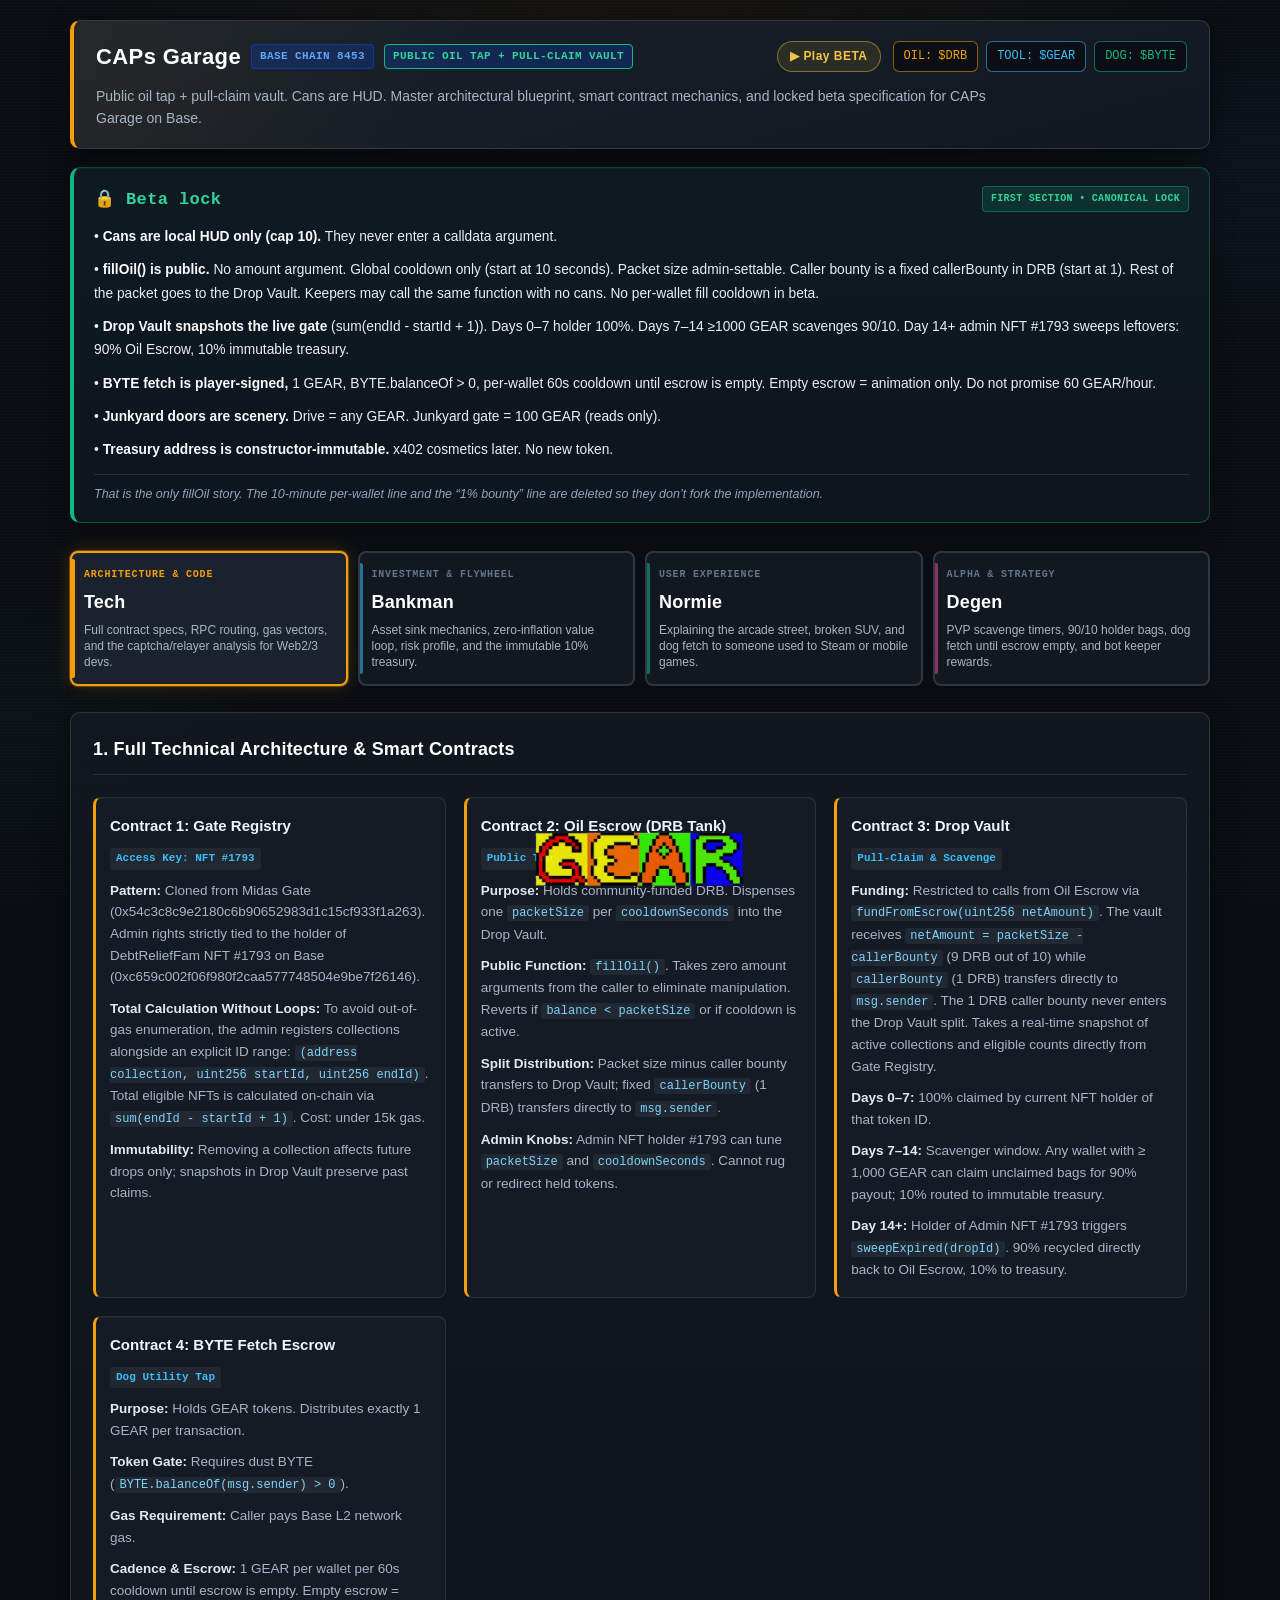
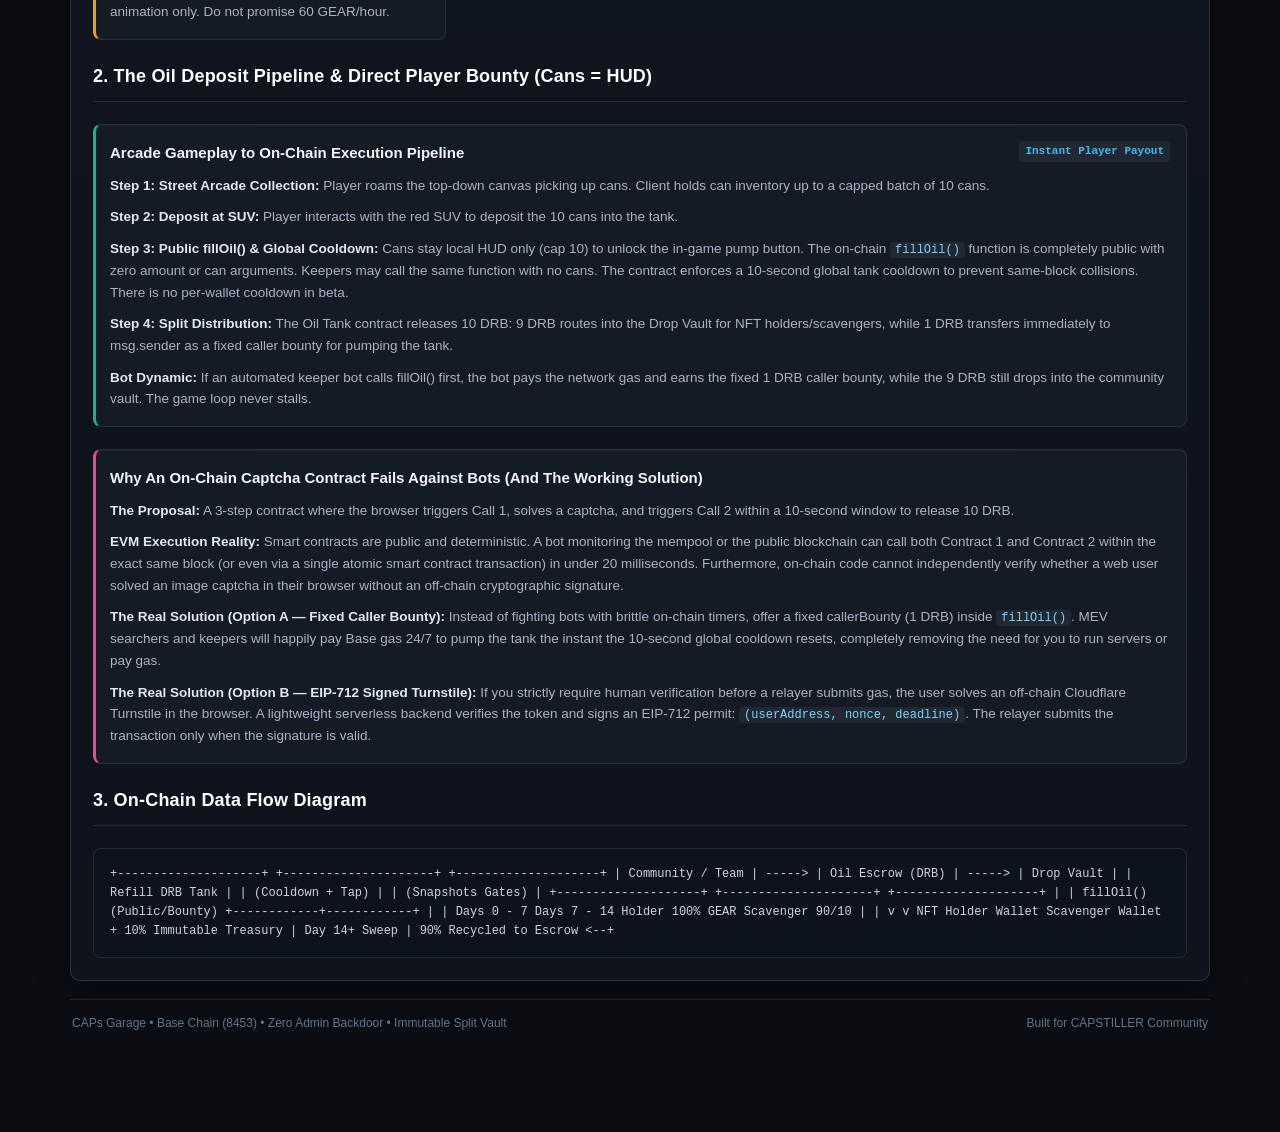
<file: index.html>
<!DOCTYPE html>
<html lang="en">
<head>
  <meta charset="UTF-8">
  <meta name="viewport" content="width=device-width, initial-scale=1.0">
  <title>CAPs Garage — Master Blueprint</title>
  <style>
    :root {
      --bg-base: #0a0d12;
      --bg-surface: #121820;
      --bg-surface-elevated: #1a222d;
      --bg-card: #151d27;
      --border-subtle: rgba(148, 163, 184, 0.16);
      --border-soft: rgba(148, 163, 184, 0.22);
      --border-accent: #f59e0b;
      --text-main: #e2e8f0;
      --text-muted: #a8b4c4;
      --text-dim: #64748b;
      --accent-oil: #f59e0b;
      --accent-oil-glow: rgba(245, 158, 11, 0.28);
      --accent-gear: #38bdf8;
      --accent-gear-glow: rgba(56, 189, 248, 0.22);
      --accent-byte: #10b981;
      --accent-byte-glow: rgba(16, 185, 129, 0.22);
      --accent-degen: #ec4899;
      --accent-degen-glow: rgba(236, 72, 153, 0.22);
      --font-mono: ui-monospace, SFMono-Regular, Menlo, Monaco, Consolas, monospace;
      --font-sans: -apple-system, BlinkMacSystemFont, "Segoe UI", Roboto, Helvetica, Arial, sans-serif;
      --radius-md: 10px;
      --radius-sm: 8px;
      --shadow-hud: 0 8px 28px rgba(0, 0, 0, 0.45);
      --max-w: 1180px;
    }

    * {
      box-sizing: border-box;
      margin: 0;
      padding: 0;
    }

    html {
      scroll-behavior: smooth;
    }

    body {
      background-color: var(--bg-base);
      /* subtle rusted-garage grain + oil sheen (CSS only) */
      background-image:
        radial-gradient(ellipse 90% 55% at 50% -10%, rgba(245, 158, 11, 0.07), transparent 55%),
        radial-gradient(ellipse 60% 40% at 100% 20%, rgba(56, 189, 248, 0.04), transparent 50%),
        radial-gradient(ellipse 50% 35% at 0% 80%, rgba(16, 185, 129, 0.04), transparent 45%),
        repeating-linear-gradient(
          0deg,
          transparent,
          transparent 2px,
          rgba(255, 255, 255, 0.012) 2px,
          rgba(255, 255, 255, 0.012) 3px
        );
      background-attachment: fixed;
      color: var(--text-main);
      font-family: var(--font-sans);
      line-height: 1.6;
      padding: 20px 20px 96px;
      min-height: 100vh;
      display: flex;
      flex-direction: column;
      gap: 18px;
      max-width: var(--max-w);
      margin: 0 auto;
      overflow-x: hidden;
      -webkit-font-smoothing: antialiased;
    }

    /* Top HUD Header */
    header.hud-header {
      background: linear-gradient(165deg, rgba(26, 34, 45, 0.98) 0%, rgba(18, 24, 32, 0.96) 100%);
      border: 1px solid var(--border-soft);
      border-left: 4px solid var(--accent-oil);
      border-radius: var(--radius-md);
      padding: 18px 22px;
      display: flex;
      flex-direction: column;
      gap: 12px;
      box-shadow: var(--shadow-hud);
      position: relative;
      z-index: 5;
    }

    header.hud-header::after {
      content: "";
      position: absolute;
      inset: 0;
      border-radius: inherit;
      pointer-events: none;
      background: linear-gradient(90deg, rgba(245, 158, 11, 0.06), transparent 35%);
    }

    .hud-title-row {
      display: flex;
      justify-content: space-between;
      align-items: center;
      flex-wrap: wrap;
      gap: 12px;
      position: relative;
      z-index: 1;
    }

    .hud-title {
      font-size: clamp(18px, 4vw, 22px);
      font-weight: 800;
      letter-spacing: 0.4px;
      color: #fff;
      display: flex;
      align-items: center;
      gap: 10px;
      flex-wrap: wrap;
    }

    .badge-base {
      font-family: var(--font-mono);
      font-size: 11px;
      background: rgba(0, 82, 255, 0.2);
      color: #60a5fa;
      border: 1px solid rgba(0, 82, 255, 0.4);
      padding: 3px 8px;
      border-radius: 4px;
      text-transform: uppercase;
      font-weight: 700;
      white-space: nowrap;
    }

    .token-pills {
      display: flex;
      gap: 8px;
      flex-wrap: wrap;
    }

    .pill {
      font-family: var(--font-mono);
      font-size: 12px;
      padding: 5px 10px;
      border-radius: 6px;
      background: rgba(10, 13, 18, 0.85);
      border: 1px solid var(--border-soft);
      display: flex;
      align-items: center;
      gap: 6px;
    }

    .pill.oil { border-color: rgba(245, 158, 11, 0.55); color: var(--accent-oil); }
    .pill.gear { border-color: rgba(56, 189, 248, 0.55); color: var(--accent-gear); }
    .pill.byte { border-color: rgba(16, 185, 129, 0.55); color: var(--accent-byte); }

    .hud-subtitle {
      color: var(--text-muted);
      font-size: 14px;
      max-width: 920px;
      position: relative;
      z-index: 1;
      line-height: 1.55;
    }

    /* Beta Lock Section */
    .beta-lock-box {
      background: linear-gradient(180deg, #0f1a22 0%, #0d151e 100%);
      border: 1px solid rgba(16, 185, 129, 0.35);
      border-left: 4px solid #10b981;
      border-radius: var(--radius-md);
      padding: 18px 20px;
      display: flex;
      flex-direction: column;
      gap: 12px;
      box-shadow: 0 6px 24px rgba(0, 0, 0, 0.4), inset 0 1px 0 rgba(16, 185, 129, 0.08);
    }

    .beta-lock-header {
      display: flex;
      justify-content: space-between;
      align-items: center;
      flex-wrap: wrap;
      gap: 10px;
    }

    .beta-lock-title {
      font-size: clamp(15px, 3.5vw, 17px);
      font-weight: 800;
      color: #34d399;
      font-family: var(--font-mono);
      letter-spacing: 0.4px;
      display: flex;
      align-items: center;
      gap: 8px;
    }

    .beta-lock-tag {
      font-family: var(--font-mono);
      font-size: 10px;
      background: rgba(16, 185, 129, 0.15);
      color: #34d399;
      border: 1px solid rgba(16, 185, 129, 0.4);
      padding: 4px 8px;
      border-radius: 4px;
      font-weight: 700;
      text-transform: uppercase;
      letter-spacing: 0.3px;
      white-space: nowrap;
    }

    .beta-lock-content {
      display: flex;
      flex-direction: column;
      gap: 10px;
      color: #e8eef5;
      font-size: clamp(13px, 3.2vw, 13.75px);
      line-height: 1.7;
      overflow-wrap: anywhere;
      word-break: break-word;
    }

    .beta-lock-content p {
      margin: 0;
    }

    .beta-lock-content strong {
      color: #f8fafc;
      font-weight: 700;
    }

    .beta-lock-note {
      border-top: 1px solid rgba(148, 163, 184, 0.18);
      padding-top: 10px;
      margin-top: 2px;
      color: #94a3b8;
      font-size: 12.5px;
      font-style: italic;
      line-height: 1.55;
    }

    /* Perspective Switcher (The 4 Main Buttons) */
    .button-deck {
      display: grid;
      grid-template-columns: repeat(4, minmax(0, 1fr));
      gap: 10px;
      position: sticky;
      top: 0;
      z-index: 30;
      padding: 10px 0 8px;
      margin: 0 -4px;
      padding-left: 4px;
      padding-right: 4px;
      background: linear-gradient(180deg, rgba(10, 13, 18, 0.97) 60%, rgba(10, 13, 18, 0.85) 100%);
      backdrop-filter: blur(8px);
      -webkit-backdrop-filter: blur(8px);
    }

    .mode-btn {
      background: var(--bg-surface);
      border: 2px solid var(--border-soft);
      border-radius: var(--radius-sm);
      padding: 14px 12px;
      cursor: pointer;
      display: flex;
      flex-direction: column;
      gap: 5px;
      text-align: left;
      transition: border-color 0.15s ease, box-shadow 0.15s ease, background 0.15s ease, transform 0.15s ease;
      position: relative;
      color: inherit;
      font: inherit;
      min-width: 0;
      -webkit-tap-highlight-color: transparent;
    }

    .mode-btn::before {
      content: "";
      position: absolute;
      left: 0;
      top: 10px;
      bottom: 10px;
      width: 3px;
      border-radius: 0 2px 2px 0;
      background: var(--mode-accent, var(--border-subtle));
      opacity: 0.55;
      transition: opacity 0.15s ease;
    }

    .mode-btn[data-mode="tech"] { --mode-accent: var(--accent-oil); }
    .mode-btn[data-mode="bankman"] { --mode-accent: var(--accent-gear); }
    .mode-btn[data-mode="normie"] { --mode-accent: var(--accent-byte); }
    .mode-btn[data-mode="degen"] { --mode-accent: var(--accent-degen); }

    .mode-btn:hover {
      background: var(--bg-surface-elevated);
      border-color: color-mix(in srgb, var(--mode-accent) 55%, var(--border-soft));
      transform: translateY(-1px);
    }

    .mode-btn:focus {
      outline: none;
    }

    .mode-btn:focus-visible {
      outline: 2px solid var(--mode-accent, var(--accent-oil));
      outline-offset: 2px;
      box-shadow: 0 0 0 4px color-mix(in srgb, var(--mode-accent, var(--accent-oil)) 25%, transparent);
    }

    .mode-btn.active {
      background: var(--bg-surface-elevated);
      border-color: var(--mode-accent, var(--accent-oil));
      box-shadow:
        0 0 0 1px color-mix(in srgb, var(--mode-accent, var(--accent-oil)) 35%, transparent),
        0 0 18px color-mix(in srgb, var(--mode-accent, var(--accent-oil)) 22%, transparent);
    }

    .mode-btn.active::before {
      opacity: 1;
      top: 6px;
      bottom: 6px;
    }

    .mode-btn-tag {
      font-family: var(--font-mono);
      font-size: 10px;
      font-weight: 700;
      color: var(--text-dim);
      text-transform: uppercase;
      letter-spacing: 0.8px;
    }

    .mode-btn.active .mode-btn-tag {
      color: var(--mode-accent, var(--accent-oil));
    }

    .mode-btn-title {
      font-size: clamp(16px, 3.5vw, 18px);
      font-weight: 800;
      color: #fff;
      letter-spacing: 0.2px;
    }

    .mode-btn-desc {
      font-size: 12px;
      color: var(--text-muted);
      line-height: 1.35;
    }

    /* Content Panels */
    .view-panel {
      display: none;
      background: linear-gradient(180deg, rgba(18, 24, 32, 0.95) 0%, rgba(15, 20, 28, 0.98) 100%);
      border: 1px solid var(--border-soft);
      border-radius: var(--radius-md);
      padding: 22px;
      flex-direction: column;
      gap: 22px;
      box-shadow: 0 10px 32px rgba(0, 0, 0, 0.35);
      min-width: 0;
    }

    .view-panel.active {
      display: flex;
      animation: panelIn 0.18s ease-out;
    }

    @keyframes panelIn {
      from { opacity: 0.55; transform: translateY(4px); }
      to { opacity: 1; transform: translateY(0); }
    }

    .section-title {
      font-size: clamp(16px, 3.5vw, 18px);
      font-weight: 700;
      color: #fff;
      display: flex;
      align-items: center;
      gap: 8px;
      border-bottom: 1px solid var(--border-subtle);
      padding-bottom: 10px;
      letter-spacing: 0.2px;
    }

    .card-grid {
      display: grid;
      grid-template-columns: repeat(auto-fit, minmax(min(100%, 300px), 1fr));
      gap: 18px;
    }

    .card {
      background: rgba(21, 29, 39, 0.92);
      border: 1px solid var(--border-subtle);
      border-radius: var(--radius-sm);
      padding: 16px 16px 16px 14px;
      display: flex;
      flex-direction: column;
      gap: 10px;
      min-width: 0;
      box-shadow: inset 0 1px 0 rgba(255, 255, 255, 0.03);
    }

    .card-highlight {
      border-left: 3px solid var(--accent-oil);
    }

    .card.accent-gear,
    .card[style*="border-left: 3px solid #38bdf8"],
    .card[style*="border-left: 3px solid rgb(56, 189, 248)"] {
      border-left-color: var(--accent-gear);
    }

    .card-header {
      font-size: 15px;
      font-weight: 700;
      color: #f1f5f9;
      display: flex;
      justify-content: space-between;
      align-items: flex-start;
      gap: 10px;
      flex-wrap: wrap;
    }

    .card-body {
      font-size: 13.5px;
      color: var(--text-muted);
      line-height: 1.6;
    }

    .card-body p {
      margin-bottom: 10px;
    }

    .card-body p:last-child {
      margin-bottom: 0;
    }

    .card-body strong {
      color: #e2e8f0;
      font-weight: 650;
    }

    .card-body code {
      font-family: var(--font-mono);
      font-size: 12px;
      background: rgba(255, 255, 255, 0.06);
      color: #7dd3fc;
      padding: 1px 5px;
      border-radius: 3px;
      word-break: break-word;
    }

    .code-tag {
      font-family: var(--font-mono);
      font-size: 11px;
      background: rgba(255, 255, 255, 0.06);
      color: #38bdf8;
      padding: 2px 6px;
      border-radius: 3px;
      white-space: nowrap;
    }

    /* Architecture Visualizer Box */
    .arch-flow-box {
      background: #0d131a;
      border: 1px solid var(--border-subtle);
      border-radius: var(--radius-sm);
      padding: 16px;
      font-family: var(--font-mono);
      font-size: 12px;
      color: #cbd5e1;
      overflow-x: auto;
      line-height: 1.6;
      -webkit-overflow-scrolling: touch;
    }

    /* Interactive Simulator */
    .sim-box {
      background: var(--bg-card);
      border: 1px solid var(--border-subtle);
      border-radius: var(--radius-md);
      padding: 18px;
      display: flex;
      flex-direction: column;
      gap: 16px;
    }

    .sim-controls {
      display: grid;
      grid-template-columns: repeat(auto-fit, minmax(180px, 1fr));
      gap: 12px;
    }

    .sim-field {
      display: flex;
      flex-direction: column;
      gap: 6px;
    }

    .sim-field label {
      font-size: 12px;
      font-weight: 600;
      color: var(--text-muted);
      text-transform: uppercase;
      font-family: var(--font-mono);
    }

    .sim-input {
      background: var(--bg-base);
      border: 1px solid var(--border-soft);
      color: #fff;
      padding: 9px 12px;
      border-radius: 6px;
      font-family: var(--font-mono);
      font-size: 13px;
      width: 100%;
    }

    .sim-input:focus {
      outline: none;
      border-color: var(--accent-oil);
      box-shadow: 0 0 0 3px var(--accent-oil-glow);
    }

    .sim-result-grid {
      display: grid;
      grid-template-columns: repeat(auto-fit, minmax(140px, 1fr));
      gap: 12px;
      background: var(--bg-base);
      border: 1px solid var(--border-subtle);
      border-radius: var(--radius-sm);
      padding: 14px;
    }

    .sim-metric {
      display: flex;
      flex-direction: column;
      gap: 4px;
    }

    .sim-metric-label {
      font-size: 11px;
      color: var(--text-dim);
      text-transform: uppercase;
      font-family: var(--font-mono);
    }

    .sim-metric-val {
      font-size: 16px;
      font-weight: 700;
      color: var(--accent-oil);
      font-family: var(--font-mono);
    }

    /* Comparison Table */
    .table-wrap {
      width: 100%;
      overflow-x: auto;
      -webkit-overflow-scrolling: touch;
      border-radius: var(--radius-sm);
      border: 1px solid var(--border-subtle);
    }

    table.spec-table {
      width: 100%;
      border-collapse: collapse;
      font-size: 13px;
      text-align: left;
      min-width: 520px;
    }

    table.spec-table th {
      background: var(--bg-card);
      color: var(--text-muted);
      font-family: var(--font-mono);
      font-size: 11px;
      text-transform: uppercase;
      padding: 10px 12px;
      border-bottom: 1px solid var(--border-subtle);
    }

    table.spec-table td {
      padding: 10px 12px;
      border-bottom: 1px solid var(--border-subtle);
      color: var(--text-main);
      vertical-align: top;
    }

    table.spec-table tr:last-child td {
      border-bottom: none;
    }

    table.spec-table tr:hover td {
      background: rgba(255, 255, 255, 0.025);
    }

    /* Footer */
    footer.hud-footer {
      margin-top: auto;
      font-size: 12px;
      color: var(--text-dim);
      display: flex;
      justify-content: space-between;
      align-items: center;
      padding: 14px 2px 8px;
      border-top: 1px solid var(--border-subtle);
      flex-wrap: wrap;
      gap: 8px;
    }

    /* Cap standard Gear home cutout */
    .gear-home-cutout {
      position: fixed;
      left: 50%;
      bottom: 0.75rem;
      transform: translateX(-50%);
      z-index: 40;
      display: inline-flex;
      opacity: 0.9;
      line-height: 0;
      transition: opacity 0.15s ease;
    }

    .gear-home-cutout:hover,
    .gear-home-cutout:focus-visible {
      opacity: 1;
      outline: none;
    }

    .gear-home-cutout:focus-visible {
      box-shadow: 0 0 0 3px rgba(56, 189, 248, 0.45);
      border-radius: 6px;
    }

    .gear-home-cutout:active {
      opacity: 0.7;
    }

    .gear-home-cutout img {
      height: 56px;
      width: auto;
      max-width: min(70vw, 220px);
      object-fit: contain;
      image-rendering: auto;
    }

    @media (max-width: 900px) {
      .button-deck {
        grid-template-columns: repeat(2, minmax(0, 1fr));
      }
    }

    @media (max-width: 640px) {
      body {
        padding: 14px 12px 88px;
        gap: 14px;
      }

      header.hud-header,
      .beta-lock-box,
      .view-panel {
        padding: 14px;
        border-radius: 8px;
      }

      .badge-base {
        white-space: normal;
        line-height: 1.3;
      }

      .button-deck {
        grid-template-columns: 1fr 1fr;
        gap: 8px;
        top: 0;
        padding-top: 6px;
      }

      .mode-btn {
        padding: 12px 10px;
      }

      .mode-btn-desc {
        display: none; /* keep deck compact on phones; titles stay clear */
      }

      .card-grid {
        gap: 14px;
      }

      .gear-home-cutout img {
        height: 48px;
      }
    }

    @media (max-width: 380px) {
      .button-deck {
        grid-template-columns: 1fr;
      }

      .mode-btn-desc {
        display: block;
      }
    }

    @media (prefers-reduced-motion: reduce) {
      .mode-btn,
      .view-panel.active,
      .gear-home-cutout {
        transition: none;
        animation: none;
      }
    }
  </style>
</head>
<body>

  <!-- Top HUD Header -->
  <header class="hud-header">
    <div class="hud-title-row">
      <div class="hud-title">
        <span>CAPs Garage</span>
        <span class="badge-base">Base Chain 8453</span>
        <span class="badge-base" style="border-color: #10b981; color: #34d399;">Public oil tap + pull-claim vault</span>
      </div>
      <div style="display:flex;align-items:center;gap:12px;flex-wrap:wrap;">
        <a href="./game/" style="font-size:0.75rem;font-weight:700;letter-spacing:0.04em;text-decoration:none;color:#f5c542;border:1px solid rgba(245,197,66,0.45);border-radius:999px;padding:5px 12px;background:rgba(245,197,66,0.1);">▶ Play BETA</a>
        <div class="token-pills">
          <div class="pill oil"><span>OIL:</span> <span>$DRB</span></div>
          <div class="pill gear"><span>TOOL:</span> <span>$GEAR</span></div>
          <div class="pill byte"><span>DOG:</span> <span>$BYTE</span></div>
        </div>
      </div>
    </div>
    <div class="hud-subtitle">
      Public oil tap + pull-claim vault. Cans are HUD. Master architectural blueprint, smart contract mechanics, and locked beta specification for CAPs Garage on Base.
    </div>
  </header>

  <!-- Section 0: Beta Lock (First Section on the Blueprint) -->
  <section class="beta-lock-box" id="beta-lock-top">
    <div class="beta-lock-header">
      <div class="beta-lock-title">
        <span>🔒 Beta lock</span>
      </div>
      <span class="beta-lock-tag">First Section • Canonical Lock</span>
    </div>
    <div class="beta-lock-content">
      <p>• <strong>Cans are local HUD only (cap 10).</strong> They never enter a calldata argument.</p>
      <p>• <strong>fillOil() is public.</strong> No amount argument. Global cooldown only (start at 10 seconds). Packet size admin-settable. Caller bounty is a fixed callerBounty in DRB (start at 1). Rest of the packet goes to the Drop Vault. Keepers may call the same function with no cans. No per-wallet fill cooldown in beta.</p>
      <p>• <strong>Drop Vault snapshots the live gate</strong> (sum(endId - startId + 1)). Days 0–7 holder 100%. Days 7–14 &ge;1000 GEAR scavenges 90/10. Day 14+ admin NFT #1793 sweeps leftovers: 90% Oil Escrow, 10% immutable treasury.</p>
      <p>• <strong>BYTE fetch is player-signed,</strong> 1 GEAR, BYTE.balanceOf &gt; 0, per-wallet 60s cooldown until escrow is empty. Empty escrow = animation only. Do not promise 60 GEAR/hour.</p>
      <p>• <strong>Junkyard doors are scenery.</strong> Drive = any GEAR. Junkyard gate = 100 GEAR (reads only).</p>
      <p>• <strong>Treasury address is constructor-immutable.</strong> x402 cosmetics later. No new token.</p>
      <div class="beta-lock-note">
        That is the only fillOil story. The 10-minute per-wallet line and the “1% bounty” line are deleted so they don’t fork the implementation.
      </div>
    </div>
  </section>

  <!-- Perspective Switcher: 4 Main Buttons -->
  <div class="button-deck">
    <button class="mode-btn active" id="btn-tech" data-mode="tech" onclick="switchMode('tech')" aria-pressed="true">
      <span class="mode-btn-tag">Architecture & Code</span>
      <span class="mode-btn-title">Tech</span>
      <span class="mode-btn-desc">Full contract specs, RPC routing, gas vectors, and the captcha/relayer analysis for Web2/3 devs.</span>
    </button>
    <button class="mode-btn" id="btn-bankman" data-mode="bankman" onclick="switchMode('bankman')" aria-pressed="false">
      <span class="mode-btn-tag">Investment & Flywheel</span>
      <span class="mode-btn-title">Bankman</span>
      <span class="mode-btn-desc">Asset sink mechanics, zero-inflation value loop, risk profile, and the immutable 10% treasury.</span>
    </button>
    <button class="mode-btn" id="btn-normie" data-mode="normie" onclick="switchMode('normie')" aria-pressed="false">
      <span class="mode-btn-tag">User Experience</span>
      <span class="mode-btn-title">Normie</span>
      <span class="mode-btn-desc">Explaining the arcade street, broken SUV, and dog fetch to someone used to Steam or mobile games.</span>
    </button>
    <button class="mode-btn" id="btn-degen" data-mode="degen" onclick="switchMode('degen')" aria-pressed="false">
      <span class="mode-btn-tag">Alpha & Strategy</span>
      <span class="mode-btn-title">Degen</span>
      <span class="mode-btn-desc">PVP scavenge timers, 90/10 holder bags, dog fetch until escrow empty, and bot keeper rewards.</span>
    </button>
  </div>

  <!-- VIEW 1: TECH (Web2 & Web3 Developers) -->
  <div class="view-panel active" id="panel-tech">
    <div class="section-title">
      <span>1. Full Technical Architecture & Smart Contracts</span>
    </div>

    <div class="card-grid">
      <div class="card card-highlight">
        <div class="card-header">
          <span>Contract 1: Gate Registry</span>
          <span class="code-tag">Access Key: NFT #1793</span>
        </div>
        <div class="card-body">
          <p><strong>Pattern:</strong> Cloned from Midas Gate (0x54c3c8c9e2180c6b90652983d1c15cf933f1a263). Admin rights strictly tied to the holder of DebtReliefFam NFT #1793 on Base (0xc659c002f06f980f2caa577748504e9be7f26146).</p>
          <p><strong>Total Calculation Without Loops:</strong> To avoid out-of-gas enumeration, the admin registers collections alongside an explicit ID range: <code>(address collection, uint256 startId, uint256 endId)</code>. Total eligible NFTs is calculated on-chain via <code>sum(endId - startId + 1)</code>. Cost: under 15k gas.</p>
          <p><strong>Immutability:</strong> Removing a collection affects future drops only; snapshots in Drop Vault preserve past claims.</p>
        </div>
      </div>

      <div class="card card-highlight">
        <div class="card-header">
          <span>Contract 2: Oil Escrow (DRB Tank)</span>
          <span class="code-tag">Public Tap</span>
        </div>
        <div class="card-body">
          <p><strong>Purpose:</strong> Holds community-funded DRB. Dispenses one <code>packetSize</code> per <code>cooldownSeconds</code> into the Drop Vault.</p>
          <p><strong>Public Function:</strong> <code>fillOil()</code>. Takes zero amount arguments from the caller to eliminate manipulation. Reverts if <code>balance &lt; packetSize</code> or if cooldown is active.</p>
          <p><strong>Split Distribution:</strong> Packet size minus caller bounty transfers to Drop Vault; fixed <code>callerBounty</code> (1 DRB) transfers directly to <code>msg.sender</code>.</p>
          <p><strong>Admin Knobs:</strong> Admin NFT holder #1793 can tune <code>packetSize</code> and <code>cooldownSeconds</code>. Cannot rug or redirect held tokens.</p>
        </div>
      </div>

      <div class="card card-highlight">
        <div class="card-header">
          <span>Contract 3: Drop Vault</span>
          <span class="code-tag">Pull-Claim & Scavenge</span>
        </div>
        <div class="card-body">
          <p><strong>Funding:</strong> Restricted to calls from Oil Escrow via <code>fundFromEscrow(uint256 netAmount)</code>. The vault receives <code>netAmount = packetSize - callerBounty</code> (9 DRB out of 10) while <code>callerBounty</code> (1 DRB) transfers directly to <code>msg.sender</code>. The 1 DRB caller bounty never enters the Drop Vault split. Takes a real-time snapshot of active collections and eligible counts directly from Gate Registry.</p>
          <p><strong>Days 0–7:</strong> 100% claimed by current NFT holder of that token ID.</p>
          <p><strong>Days 7–14:</strong> Scavenger window. Any wallet with &ge; 1,000 GEAR can claim unclaimed bags for 90% payout; 10% routed to immutable treasury.</p>
          <p><strong>Day 14+:</strong> Holder of Admin NFT #1793 triggers <code>sweepExpired(dropId)</code>. 90% recycled directly back to Oil Escrow, 10% to treasury.</p>
        </div>
      </div>

      <div class="card card-highlight">
        <div class="card-header">
          <span>Contract 4: BYTE Fetch Escrow</span>
          <span class="code-tag">Dog Utility Tap</span>
        </div>
        <div class="card-body">
          <p><strong>Purpose:</strong> Holds GEAR tokens. Distributes exactly 1 GEAR per transaction.</p>
          <p><strong>Token Gate:</strong> Requires dust BYTE (<code>BYTE.balanceOf(msg.sender) &gt; 0</code>).</p>
          <p><strong>Gas Requirement:</strong> Caller pays Base L2 network gas.</p>
          <p><strong>Cadence & Escrow:</strong> 1 GEAR per wallet per 60s cooldown until escrow is empty. Empty escrow = animation only. Do not promise 60 GEAR/hour.</p>
        </div>
      </div>
    </div>

    <!-- Oil Deposit & Caller Bounty Pipeline -->
    <div class="section-title">
      <span>2. The Oil Deposit Pipeline & Direct Player Bounty (Cans = HUD)</span>
    </div>
    <div class="card" style="border-left: 3px solid #10b981;">
      <div class="card-header">
        <span>Arcade Gameplay to On-Chain Execution Pipeline</span>
        <span class="code-tag">Instant Player Payout</span>
      </div>
      <div class="card-body">
        <p><strong>Step 1: Street Arcade Collection:</strong> Player roams the top-down canvas picking up cans. Client holds can inventory up to a capped batch of 10 cans.</p>
        <p><strong>Step 2: Deposit at SUV:</strong> Player interacts with the red SUV to deposit the 10 cans into the tank.</p>
        <p><strong>Step 3: Public fillOil() & Global Cooldown:</strong> Cans stay local HUD only (cap 10) to unlock the in-game pump button. The on-chain <code>fillOil()</code> function is completely public with zero amount or can arguments. Keepers may call the same function with no cans. The contract enforces a 10-second global tank cooldown to prevent same-block collisions. There is no per-wallet cooldown in beta.</p>
        <p><strong>Step 4: Split Distribution:</strong> The Oil Tank contract releases 10 DRB: 9 DRB routes into the Drop Vault for NFT holders/scavengers, while 1 DRB transfers immediately to msg.sender as a fixed caller bounty for pumping the tank.</p>
        <p><strong>Bot Dynamic:</strong> If an automated keeper bot calls fillOil() first, the bot pays the network gas and earns the fixed 1 DRB caller bounty, while the 9 DRB still drops into the community vault. The game loop never stalls.</p>
      </div>
    </div>
    <div class="card" style="border-left: 3px solid #ec4899;">
      <div class="card-header">
        <span>Why An On-Chain Captcha Contract Fails Against Bots (And The Working Solution)</span>
      </div>
      <div class="card-body">
        <p><strong>The Proposal:</strong> A 3-step contract where the browser triggers Call 1, solves a captcha, and triggers Call 2 within a 10-second window to release 10 DRB.</p>
        <p><strong>EVM Execution Reality:</strong> Smart contracts are public and deterministic. A bot monitoring the mempool or the public blockchain can call both Contract 1 and Contract 2 within the exact same block (or even via a single atomic smart contract transaction) in under 20 milliseconds. Furthermore, on-chain code cannot independently verify whether a web user solved an image captcha in their browser without an off-chain cryptographic signature.</p>
        <p><strong>The Real Solution (Option A — Fixed Caller Bounty):</strong> Instead of fighting bots with brittle on-chain timers, offer a fixed callerBounty (1 DRB) inside <code>fillOil()</code>. MEV searchers and keepers will happily pay Base gas 24/7 to pump the tank the instant the 10-second global cooldown resets, completely removing the need for you to run servers or pay gas.</p>
        <p><strong>The Real Solution (Option B — EIP-712 Signed Turnstile):</strong> If you strictly require human verification before a relayer submits gas, the user solves an off-chain Cloudflare Turnstile in the browser. A lightweight serverless backend verifies the token and signs an EIP-712 permit: <code>(userAddress, nonce, deadline)</code>. The relayer submits the transaction only when the signature is valid.</p>
      </div>
    </div>

    <!-- Architecture Visual Flow -->
    <div class="section-title">
      <span>3. On-Chain Data Flow Diagram</span>
    </div>
    <div class="arch-flow-box">
+--------------------+        +---------------------+        +--------------------+
|  Community / Team  | -----> |   Oil Escrow (DRB)  | -----> |     Drop Vault     |
|   Refill DRB Tank  |        |  (Cooldown + Tap)   |        |  (Snapshots Gates) |
+--------------------+        +---------------------+        +--------------------+
                                         |                              |
                             fillOil() (Public/Bounty)     +------------+------------+
                                                           |                         |
                                                    Days 0 - 7                Days 7 - 14
                                                    Holder 100%            GEAR Scavenger 90/10
                                                           |                         |
                                                           v                         v
                                                    NFT Holder Wallet         Scavenger Wallet
                                                                                     +
                                                                             10% Immutable Treasury
                                                                                     |
                                                           Day 14+ Sweep             |
                                                           90% Recycled to Escrow <--+
    </div>
  </div>

  <!-- VIEW 2: BANKMAN (Wealthy Investor & Tokenomics) -->
  <div class="view-panel" id="panel-bankman">
    <div class="section-title">
      <span>Executive Summary: Capital Efficiency & Closed Economic Flywheel</span>
    </div>

    <div class="card-grid">
      <div class="card card-highlight">
        <div class="card-header">
          <span>Zero-Inflation Token Mobilization</span>
        </div>
        <div class="card-body">
          <p>Most Web3 games print inflationary reward tokens that collapse to zero value. CAPs Garage creates zero new tokens. Instead, it activates three existing market tokens on Base:</p>
          <p><strong>DRB (Fuel):</strong> Acts as the reward pool. Community members and sponsors deposit DRB to fuel airdrops to partner NFT communities.</p>
          <p><strong>BYTE (Acquisition Tool):</strong> Holding dust BYTE lets the player claim 1 GEAR per 60s from BYTE until the escrow is empty.</p>
          <p><strong>GEAR (Utility Key & Sieve):</strong> Required to drive vehicles, unlock high-tier junkyards (100 GEAR), and scavenge abandoned reward pools (1,000 GEAR).</p>
        </div>
      </div>

      <div class="card card-highlight">
        <div class="card-header">
          <span>Automated Treasury Revenue (10% Mop)</span>
        </div>
        <div class="card-body">
          <p>The contract features an immutable treasury address set at deployment (e.g. <code>0xA12506f742F4AB0980a57264871DB56A1A150793</code>). There are no admin override keys or backdoor withdrawal functions.</p>
          <p><strong>Revenue Source:</strong> When eligible NFT holders fail to claim their rewards within 7 days, open-market scavengers claim the assets, generating an automatic 10% fee directly into the cold treasury.</p>
          <p><strong>Unclaimed Dust Sweep:</strong> After 14 days, all remaining unclaimed rewards are swept: 90% is recycled into the game's fuel tank, and 10% is remitted to the treasury.</p>
        </div>
      </div>

      <div class="card card-highlight">
        <div class="card-header">
          <span>Operating Expense: Zero Infrastructure Cost</span>
        </div>
        <div class="card-body">
          <p>Traditional games require centralized game servers, databases, AWS hosting, and monthly maintenance retainers. CAPs Garage is built entirely serverless:</p>
          <p><strong>Frontend:</strong> Static files hosted on decentralized IPFS or Arweave at virtually zero cost.</p>
          <p><strong>Execution Layer:</strong> Base smart contracts. Gas for reward distributions can be completely crowdsourced or captured by decentralized arbitrage bots via caller bounties.</p>
        </div>
      </div>

      <div class="card card-highlight">
        <div class="card-header">
          <span>The Conversion Funnel</span>
        </div>
        <div class="card-body">
          <p><strong>Top of Funnel:</strong> Anyone can roam the street arcade without a wallet, picking up virtual cans.</p>
          <p><strong>First Conversion:</strong> Dog offers 1 free GEAR. User connects a wallet to claim.</p>
          <p><strong>Second Conversion:</strong> User discovers driving requires holding GEAR, and the 500-door Junkyard requires 100 GEAR.</p>
          <p><strong>Whale Conversion:</strong> Users acquire 1,000+ GEAR to operate automated scavenger operations that harvest expired airdrop pools.</p>
        </div>
      </div>
    </div>

    <div class="section-title">
      <span>Interactive Capital Flow Simulator</span>
    </div>
    <div class="sim-box">
      <div class="sim-controls">
        <div class="sim-field">
          <label for="sim-tank">Total DRB Tank Refill</label>
          <input type="number" id="sim-tank" class="sim-input" value="1000000" oninput="runSimulation()">
        </div>
        <div class="sim-field">
          <label for="sim-claim-rate">Holder Claim Rate (%)</label>
          <input type="number" id="sim-claim-rate" class="sim-input" value="60" min="0" max="100" oninput="runSimulation()">
        </div>
        <div class="sim-field">
          <label for="sim-scavenge-rate">Scavenger Claim Rate (%)</label>
          <input type="number" id="sim-scavenge-rate" class="sim-input" value="30" min="0" max="100" oninput="runSimulation()">
        </div>
      </div>

      <div class="sim-result-grid">
        <div class="sim-metric">
          <div class="sim-metric-label">Holders Paid (100%)</div>
          <div class="sim-metric-val" id="res-holders">600,000 DRB</div>
        </div>
        <div class="sim-metric">
          <div class="sim-metric-label">Scavengers Paid (90%)</div>
          <div class="sim-metric-val" id="res-scavengers">270,000 DRB</div>
        </div>
        <div class="sim-metric">
          <div class="sim-metric-label">Recycled to Tank (90%)</div>
          <div class="sim-metric-val" id="res-recycled">90,000 DRB</div>
        </div>
        <div class="sim-metric">
          <div class="sim-metric-label">Treasury Accrual (10%)</div>
          <div class="sim-metric-val" id="res-treasury">40,000 DRB</div>
        </div>
      </div>
    </div>
  </div>

  <!-- VIEW 3: NORMIE (Web2 Gamer & App User) -->
  <div class="view-panel" id="panel-normie">
    <div class="section-title">
      <span>What Is CAPs Garage? (The Web2 Breakdown)</span>
    </div>

    <div class="card-grid">
      <div class="card card-highlight">
        <div class="card-header">
          <span>1. The Street Arcade (Zero Crypto Barrier)</span>
        </div>
        <div class="card-body">
          <p>Imagine loading up a retro 16-bit arcade game like Pokémon or Earthbound directly in your browser. You spawn on an urban street beside a broken-down red SUV with big tires.</p>
          <p>You can start running around immediately using your arrow keys. You spot shiny yellow oil cans on the pavement and walk over them to collect them. Your oil counter ticks up: 1, 2, 5, 10 cans!</p>
          <p>You don't need an account, a password, a credit card, or a crypto wallet to enjoy the core arcade loop.</p>
        </div>
      </div>

      <div class="card card-highlight">
        <div class="card-header">
          <span>2. BYTE The Dog & Free Tools</span>
        </div>
        <div class="card-body">
          <p>While exploring the map, a friendly dog named BYTE trots over to your character. BYTE barks and brings you a tool: <strong>1 GEAR</strong> (1 GEAR per wallet per 60s until escrow is empty).</p>
          <p>If you don't have a digital backpack connected yet, the game simply asks: <em>"Want to keep this tool? Connect a wallet and stash it in your inventory, or it hits the dirt."</em></p>
          <p>If you connect, BYTE hands you the item. When the tool escrow is empty, BYTE still plays the fetch animation.</p>
        </div>
      </div>

      <div class="card card-highlight">
        <div class="card-header">
          <span>3. Fixing The Red SUV (Fast Travel)</span>
        </div>
        <div class="card-body">
          <p>Walking is fun, but driving is better. Once you collect tools, you can walk up to the broken-down SUV and tap <strong>Repair</strong>.</p>
          <p>As long as you have a GEAR in your inventory, your character hops into the driver's seat. Your speed doubles and you can drift across the asphalt, collecting oil cans at high velocity.</p>
        </div>
      </div>

      <div class="card card-highlight">
        <div class="card-header">
          <span>4. The Junkyard Labyrinth</span>
        </div>
        <div class="card-body">
          <p>At the edge of town is a heavy chain-link gate leading to the Junkyard. To open the gate, the gatekeeper requires 100 GEAR in your pack.</p>
          <p>Inside lies an enormous maze of 500 numbered garages. The doors are randomized and shrouded in fog of war. You can drive your SUV through the alleys, discover hidden oil stations, and look for secret doors.</p>
        </div>
      </div>
    </div>

    <div class="section-title">
      <span>How Web3 Powers This Without The Hassle</span>
    </div>
    <div class="table-wrap"><table class="spec-table">
      <thead>
        <tr>
          <th>Normal Web2 Mobile Game</th>
          <th>CAPs Garage Experience</th>
        </tr>
      </thead>
      <tbody>
        <tr>
          <td>Game company can ban your account and delete your items.</td>
          <td>Items are stored in your wallet. You own them forever.</td>
        </tr>
        <tr>
          <td>Forced credit card purchases ($0.99 energy packs).</td>
          <td>Free to roam. Dog gives you free items on a minute timer.</td>
        </tr>
        <tr>
          <td>Servers get shut down after 2 years when company goes bust.</td>
          <td>Smart contracts live permanently on Base. Game cannot be deleted.</td>
        </tr>
        <tr>
          <td>Virtual currency cannot be traded outside the app.</td>
          <td>DRB oil and GEAR tools can be traded or swapped freely at any time.</td>
        </tr>
      </tbody>
    </table></div>
  </div>

  <!-- VIEW 4: DEGEN (Crypto Bro & Alpha Hunter) -->
  <div class="view-panel" id="panel-degen">
    <div class="section-title">
      <span>Degen Alpha Playbook: Yield Loops & Scavenger Mechanics</span>
    </div>

    <div class="card-grid">
      <div class="card card-highlight">
        <div class="card-header">
          <span>BYTE Fetch Escrow</span>
          <span class="code-tag">Dog Utility</span>
        </div>
        <div class="card-body">
          <p><strong>Requirement:</strong> Hold dust $BYTE in your wallet on Base (<code>BYTE.balanceOf &gt; 0</code>).</p>
          <p><strong>The Play:</strong> BYTE the dog trots over with 1 $GEAR. Player signs the transaction and pays Base network gas.</p>
          <p>BYTE fetch is player-signed: <strong>1 GEAR per wallet per 60s until the escrow is empty</strong>. Empty escrow = animation only. Do not promise 60 GEAR/hour.</p>
        </div>
      </div>

      <div class="card card-highlight">
        <div class="card-header">
          <span>The 7-Day Sleeping Holder Trap</span>
          <span class="code-tag">PVP Scavenging</span>
        </div>
        <div class="card-body">
          <p>When the oil tank pumps, real DRB drops into the vault split across all registered NFT collections (Letters to CAP, Midas, etc.).</p>
          <p><strong>Days 0–7:</strong> The NFT holder has 7 days to claim their 100% allocation.</p>
          <p><strong>Days 7–14 (The Scavenge Arena):</strong> If the holder is asleep, on vacation, or forgot to check the dApp, ANY degens holding &ge; 1,000 GEAR can step in, call <code>claimScavenger()</code>, and snatch <strong>90% of their rewards</strong> right out of their hands. 10% goes to the treasury as a cleanup fee.</p>
        </div>
      </div>

      <div class="card card-highlight">
        <div class="card-header">
          <span>Keeper & Bot Integration</span>
          <span class="code-tag">1 DRB Caller Bounty</span>
        </div>
        <div class="card-body">
          <p>Instead of relying on a centralized server to pump oil into the drop vault, we attach a fixed 1 DRB caller bounty to <code>fillOil()</code>.</p>
          <p>Base arbitrage bots and keeper bots will monitor the contract 24/7. The millisecond the 10s global cooldown expires, bots frontrun each other, pay the network gas out of their own pocket, and execute the drop for the community just to grab that 1 DRB reward.</p>
        </div>
      </div>

      <div class="card card-highlight">
        <div class="card-header">
          <span>Day 14 Mop: Endless Liquid Rotation</span>
          <span class="code-tag">Zero Dilution</span>
        </div>
        <div class="card-body">
          <p>Whatever unclaimed dust survives past Day 14 gets swept by the Admin NFT (#1793). 90% is injected directly back into the Oil Escrow tank to fund the next wave of drops.</p>
          <p>The tokens never leave the ecosystem. Unclaimed tokens feed new drops, which feed scavengers holding GEAR.</p>
        </div>
      </div>
    </div>

    <div class="section-title">
      <span>Quick Degen Cheatsheet</span>
    </div>
    <div class="table-wrap"><table class="spec-table">
      <thead>
        <tr>
          <th>Asset / Action</th>
          <th>What You Need</th>
          <th>What You Get</th>
        </tr>
      </thead>
      <tbody>
        <tr>
          <td><strong>Drive SUV</strong></td>
          <td>&ge; 1 GEAR</td>
          <td>2x movement speed in street & junkyard maze.</td>
        </tr>
        <tr>
          <td><strong>Dog Fetch</strong></td>
          <td>&gt; 0 BYTE</td>
          <td>1 GEAR per wallet per 60s until the escrow is empty.</td>
        </tr>
        <tr>
          <td><strong>Junkyard Gate</strong></td>
          <td>&ge; 100 GEAR</td>
          <td>Access to 500-garage maze and secret oil stations.</td>
        </tr>
        <tr>
          <td><strong>Vulture Scavenge</strong></td>
          <td>&ge; 1,000 GEAR</td>
          <td>Steal 90% of unclaimed NFT airdrops on days 7–14.</td>
        </tr>
        <tr>
          <td><strong>Sweep Leftovers</strong></td>
          <td>DebtReliefFam #1793</td>
          <td>Mop up expired drops: 90% back to oil tank, 10% to cold treasury.</td>
        </tr>
      </tbody>
    </table></div>
  </div>

  <!-- Footer -->
  <footer class="hud-footer">
    <div>CAPs Garage • Base Chain (8453) • Zero Admin Backdoor • Immutable Split Vault</div>
    <div>Built for CAPSTILLER Community</div>
  </footer>


  <!-- Cap standard Gear home cutout -->
  <a
    class="gear-home-cutout"
    href="https://landonthis.gearup.wtf"
    target="_blank"
    rel="noopener noreferrer"
    aria-label="Gear home — landonthis"
  >
    <img src="gear-logo.png" alt="" height="56" width="213" />
  </a>

  <script>
    function switchMode(mode) {
      // Buttons
      document.querySelectorAll('.mode-btn').forEach(btn => {
        btn.classList.remove('active');
        btn.setAttribute('aria-pressed', 'false');
      });
      const activeBtn = document.getElementById('btn-' + mode);
      if (activeBtn) {
        activeBtn.classList.add('active');
        activeBtn.setAttribute('aria-pressed', 'true');
      }

      // Panels
      document.querySelectorAll('.view-panel').forEach(panel => panel.classList.remove('active'));
      const activePanel = document.getElementById('panel-' + mode);
      if (activePanel) activePanel.classList.add('active');
    }

    function runSimulation() {
      const tank = parseFloat(document.getElementById('sim-tank').value) || 0;
      const holderRate = parseFloat(document.getElementById('sim-claim-rate').value) / 100 || 0;
      const scavengeRate = parseFloat(document.getElementById('sim-scavenge-rate').value) / 100 || 0;

      const holdersPaid = tank * holderRate;
      const remainingAfterHolders = tank - holdersPaid;
      
      const scavengedPool = remainingAfterHolders * scavengeRate;
      const scavengersPaid = scavengedPool * 0.9;
      const scavengeTreasury = scavengedPool * 0.1;

      const expiredPool = remainingAfterHolders - scavengedPool;
      const recycledToTank = expiredPool * 0.9;
      const expiredTreasury = expiredPool * 0.1;

      const totalTreasury = scavengeTreasury + expiredTreasury;

      document.getElementById('res-holders').innerText = Math.round(holdersPaid).toLocaleString() + ' DRB';
      document.getElementById('res-scavengers').innerText = Math.round(scavengersPaid).toLocaleString() + ' DRB';
      document.getElementById('res-recycled').innerText = Math.round(recycledToTank).toLocaleString() + ' DRB';
      document.getElementById('res-treasury').innerText = Math.round(totalTreasury).toLocaleString() + ' DRB';
    }

    // Run initial sim on load
    runSimulation();
  </script>
</body>
</html>
</file>
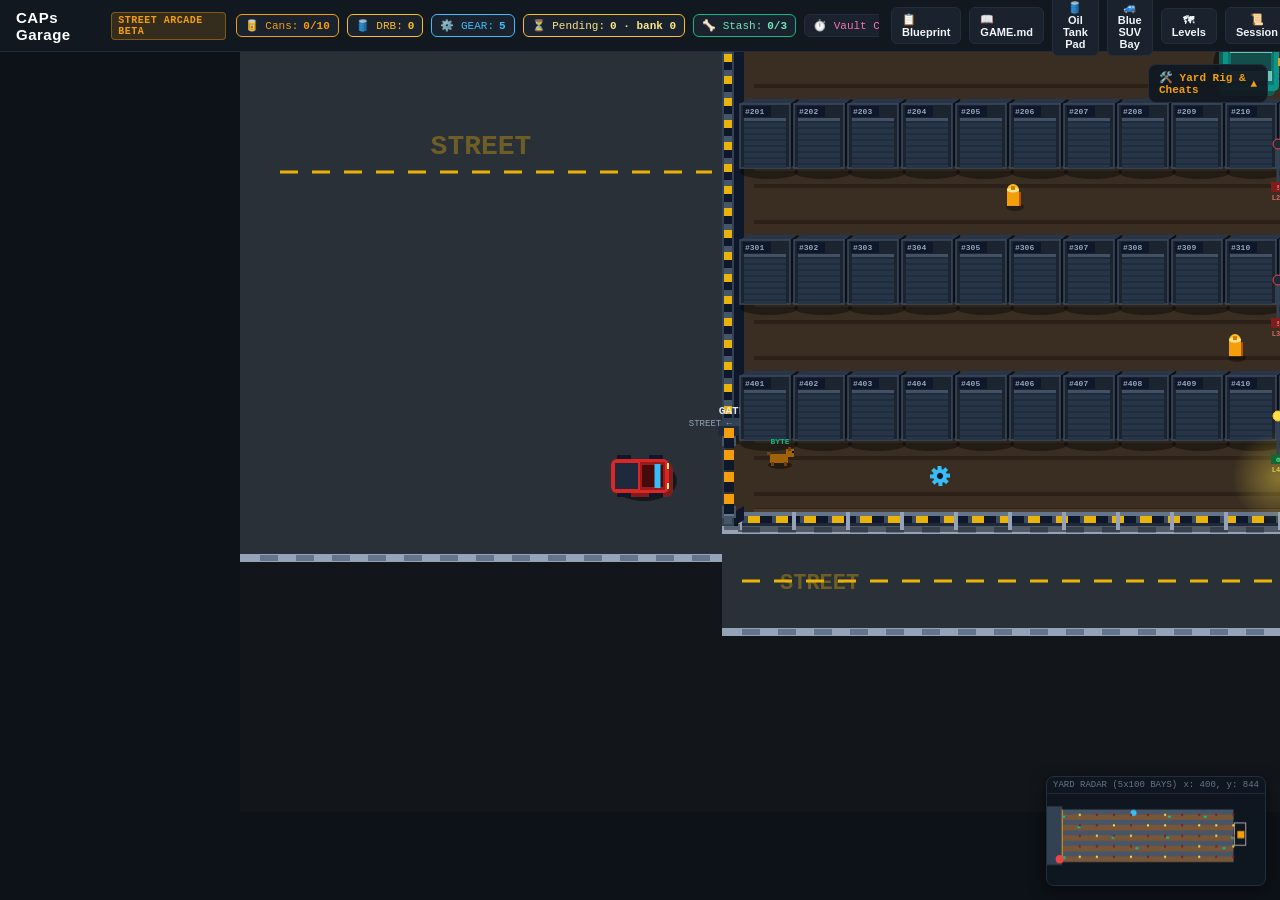
<file: game/index.html>
<!DOCTYPE html>
<html lang="en">
<head>
  <meta charset="UTF-8" />
  <meta name="viewport" content="width=device-width, initial-scale=1.0, maximum-scale=1.0, user-scalable=no, viewport-fit=cover" />
  <title>CAPs Garage — Street Arcade BETA (500-Bay Yard)</title>
  <meta name="description" content="CAPs Garage street arcade beta: gear-door bays, fence-jump ramps, touch-on-sprite drive, street/lot zoning, teal blockers, oil yard, blue SUV #42, 3s gear vault." />
  <meta name="theme-color" content="#0b0e14" />
  <style>
    :root {
      --bg-base: #0a0d12;
      --bg-surface: #121820;
      --bg-elevated: #1a222d;
      --border-subtle: #222d3d;
      --border-accent: #f59e0b;
      --text-main: #f1f5f9;
      --text-muted: #94a3b8;
      --text-dim: #64748b;
      --accent-oil: #f59e0b;
      --accent-gear: #38bdf8;
      --accent-byte: #10b981;
      --accent-suv-red: #ef4444;
      --accent-suv-blue: #3b82f6;
      --accent-suv-teal: #0d9488;
      --font-mono: ui-monospace, SFMono-Regular, Menlo, Monaco, Consolas, monospace;
      --font-sans: -apple-system, BlinkMacSystemFont, "Segoe UI", Roboto, Helvetica, Arial, sans-serif;
    }

    * {
      box-sizing: border-box;
      margin: 0;
      padding: 0;
      user-select: none;
      -webkit-user-select: none;
    }

    body {
      background-color: var(--bg-base);
      color: var(--text-main);
      font-family: var(--font-sans);
      overflow: hidden;
      width: 100vw;
      height: 100vh;
      display: flex;
      flex-direction: column;
    }

    /* Top HUD Bar */
    header.hud-bar {
      height: 52px;
      background: var(--bg-surface);
      border-bottom: 1px solid var(--border-subtle);
      display: flex;
      align-items: center;
      justify-content: space-between;
      padding: 0 16px;
      gap: 12px;
      z-index: 10;
      flex-shrink: 0;
    }

    .hud-left {
      display: flex;
      align-items: center;
      gap: 10px;
    }

    .brand-title {
      font-size: 15px;
      font-weight: 800;
      letter-spacing: 0.5px;
      color: #fff;
      display: flex;
      align-items: center;
      gap: 8px;
    }

    .badge-sim {
      font-family: var(--font-mono);
      font-size: 10px;
      background: rgba(245, 158, 11, 0.15);
      color: var(--accent-oil);
      border: 1px solid rgba(245, 158, 11, 0.4);
      padding: 2px 6px;
      border-radius: 4px;
      font-weight: 700;
      text-transform: uppercase;
    }

    .hud-stats {
      display: flex;
      gap: 8px;
      align-items: center;
      overflow-x: auto;
    }

    .stat-pill {
      font-family: var(--font-mono);
      font-size: 11px;
      padding: 4px 8px;
      border-radius: 6px;
      background: var(--bg-elevated);
      border: 1px solid var(--border-subtle);
      display: flex;
      align-items: center;
      gap: 5px;
      white-space: nowrap;
    }

    .stat-pill.cans { border-color: var(--accent-oil); color: var(--accent-oil); }
    .stat-pill.drb { border-color: #fbbf24; color: #fbbf24; }
    .stat-pill.gear { border-color: var(--accent-gear); color: var(--accent-gear); }
    .stat-pill.cooldown { border-color: #ec4899; color: #f472b6; }

    .hud-actions {
      display: flex;
      gap: 8px;
      align-items: center;
    }

    .btn-hud {
      background: var(--bg-elevated);
      border: 1px solid var(--border-subtle);
      color: var(--text-main);
      padding: 5px 10px;
      border-radius: 6px;
      font-size: 11px;
      font-weight: 600;
      cursor: pointer;
      display: flex;
      align-items: center;
      gap: 6px;
      text-decoration: none;
      transition: all 0.15s;
    }

    .btn-hud:hover {
      border-color: var(--accent-oil);
      background: #222d3d;
    }

    /* Main Playfield */
    #game-container {
      flex: 1;
      position: relative;
      overflow: hidden;
      background: #0d1218;
    }

    canvas#game-canvas {
      display: block;
      width: 100%;
      height: 100%;
    }

    /* Toast */
    #toast {
      position: absolute;
      top: 14px;
      left: 50%;
      transform: translateX(-50%) translateY(-30px);
      opacity: 0;
      background: rgba(18, 24, 32, 0.96);
      border: 1px solid var(--accent-oil);
      color: #fff;
      padding: 8px 18px;
      border-radius: 8px;
      font-size: 13px;
      font-weight: 600;
      pointer-events: none;
      transition: all 0.25s ease-out;
      z-index: 40;
      box-shadow: 0 4px 20px rgba(0,0,0,0.6);
      text-align: center;
      max-width: 90%;
    }

    #toast.show {
      transform: translateX(-50%) translateY(0);
      opacity: 1;
    }

    /* Radar / Mini-Map */
    #radar-panel {
      position: absolute;
      bottom: 14px;
      right: 14px;
      width: 220px;
      height: 110px;
      background: rgba(15, 23, 34, 0.85);
      border: 1px solid var(--border-subtle);
      border-radius: 8px;
      box-shadow: 0 4px 15px rgba(0,0,0,0.5);
      overflow: hidden;
      z-index: 25;
      display: flex;
      flex-direction: column;
    }

    #radar-panel .radar-title {
      font-family: var(--font-mono);
      font-size: 9px;
      color: var(--text-dim);
      padding: 3px 6px;
      border-bottom: 1px solid #1e293b;
      display: flex;
      justify-content: space-between;
    }

    #radar-canvas {
      width: 100%;
      height: 100%;
      display: block;
    }

    /* Action Prompt */
    #action-prompt {
      position: absolute;
      bottom: 24px;
      left: 50%;
      transform: translateX(-50%);
      background: rgba(15, 23, 42, 0.92);
      border: 2px solid var(--accent-gear);
      padding: 8px 18px;
      border-radius: 30px;
      font-size: 13px;
      font-weight: 700;
      color: #fff;
      display: none;
      align-items: center;
      gap: 10px;
      z-index: 30;
      box-shadow: 0 0 20px rgba(56, 189, 248, 0.35);
      cursor: pointer;
    }

    #action-prompt .key-pill {
      background: #0284c7;
      padding: 2px 8px;
      border-radius: 4px;
      font-family: var(--font-mono);
      font-size: 11px;
    }

    /* Quick Test Controls */
    #test-bench {
      position: absolute;
      top: 12px;
      right: 12px;
      width: 250px;
      background: rgba(18, 24, 32, 0.94);
      border: 1px solid var(--border-subtle);
      border-radius: 8px;
      padding: 10px;
      display: flex;
      flex-direction: column;
      gap: 6px;
      z-index: 20;
      font-size: 11px;
      transition: all 0.2s;
    }

    #test-bench.collapsed {
      width: 120px;
      padding: 6px 10px;
    }

    #test-bench.collapsed .bench-body {
      display: none;
    }

    .bench-header {
      display: flex;
      justify-content: space-between;
      align-items: center;
      cursor: pointer;
      font-weight: 700;
      color: var(--accent-oil);
      font-family: var(--font-mono);
    }

    .bench-body {
      display: flex;
      flex-direction: column;
      gap: 5px;
      margin-top: 4px;
    }

    .bench-btn {
      background: var(--bg-elevated);
      border: 1px solid var(--border-subtle);
      color: var(--text-main);
      padding: 5px 8px;
      border-radius: 4px;
      font-size: 11px;
      cursor: pointer;
      text-align: left;
      display: flex;
      justify-content: space-between;
      align-items: center;
    }

    .bench-btn:hover {
      background: #222d3d;
      border-color: var(--accent-gear);
    }

    /* Mobile Controls — D-pad hidden; touch-on-sprite drive + ACTION button */
    #touch-controls {
      display: none !important;
    }

    #touch-action {
      position: absolute;
      bottom: 25px;
      right: 20px;
      width: 64px;
      height: 64px;
      border-radius: 50%;
      background: rgba(245, 158, 11, 0.2);
      border: 2px solid var(--accent-oil);
      color: #fff;
      font-size: 11px;
      font-weight: 800;
      display: none;
      align-items: center;
      justify-content: center;
      text-align: center;
      z-index: 25;
      touch-action: manipulation;
    }

    @media (pointer: coarse), (max-width: 768px) {
      #touch-action { display: flex; }
      #radar-panel { bottom: 100px; right: 10px; width: 160px; height: 90px; }
      #test-bench { top: auto; bottom: 180px; right: 10px; }
    }

    #dev-bar { position: absolute; left: 0; right: 0; bottom: 0; display: none; flex-direction: column; gap: 6px;
      padding: 8px max(10px, env(safe-area-inset-right)) calc(10px + env(safe-area-inset-bottom)) max(10px, env(safe-area-inset-left));
      max-height: 62%; overflow-y: auto; background: rgba(8,12,18,0.97); border-top: 2px solid #22d3ee; z-index: 70; }
    #dev-bar.show { display: flex; }
    .dev-top { display: flex; align-items: flex-start; gap: 8px; }
    #dev-info { flex: 1; font: 13px/1.35 var(--font-sans); color: #a5f3fc; word-break: break-word; }
    .dev-col { flex: 0 0 auto; background: #164e63; color: #fff; border: 1px solid #22d3ee; border-radius: 8px; padding: 8px 12px; font-size: 14px; font-weight: 700; }
    #dev-bar.collapsed .dev-body { display: none; }
    #dev-bar.collapsed .dev-col { transform: none; }
    .dev-play { background: #166534; border-color: #4ade80; }
    .dev-lbl { font-size: 11px; color: #94a3b8; text-transform: uppercase; letter-spacing: .5px; margin-top: 2px; }
    .dev-row { display: flex; flex-wrap: wrap; gap: 6px; }
    .dev-row button { flex: 1 1 auto; min-height: 36px; background: var(--bg-elevated); color: #fff; border: 1px solid #334155; border-radius: 8px; padding: 6px 8px; font-size: 13px; font-weight: 600; touch-action: manipulation; }
    .dev-row button.on { border-color: #22d3ee; background: #155e75; }
    .dev-row .dev-exit { background: #166534; border-color: #4ade80; }
    .dev-row .dev-del { border-color: #f87171; color: #fecaca; }
    body.dev #test-bench, body.dev #radar-panel, body.dev #touch-action, body.dev #action-prompt { display: none !important; }
    .sx-group { margin-top: 10px; font-weight: 800; color: #fbbf24; }
    .sx-lvl { display: block; padding: 8px; margin-top: 4px; background: var(--bg-elevated); border: 1px solid var(--border-subtle); border-radius: 6px; color: #fff; text-decoration: none; }
    .stat-pill.pending { border-color: #fbbf24; color: #fde68a; cursor: pointer; }
    .stat-pill.stash { border-color: var(--accent-byte); color: #6ee7b7; }
    #session-panel { position: absolute; inset: 0; display: none; align-items: center; justify-content: center; background: rgba(0,0,0,0.55); z-index: 60; }
    #session-panel.show { display: flex; }
    .sx-card { width: min(380px, 92vw); max-height: 86%; overflow: auto; background: var(--bg-surface); border: 1px solid var(--accent-oil); border-radius: 10px; padding: 12px; font-size: 12px; }
    .sx-head { display: flex; justify-content: space-between; align-items: center; font-weight: 800; color: var(--accent-oil); margin-bottom: 8px; }
    .sx-head button, .sx-btns button { background: var(--bg-elevated); color: #fff; border: 1px solid var(--border-subtle); border-radius: 6px; padding: 6px 10px; font-size: 12px; }
    .sx-row { display: flex; justify-content: space-between; gap: 10px; padding: 4px 0; border-bottom: 1px solid #1e293b; }
    .sx-row span { color: var(--text-muted); }
    .sx-hash { margin-top: 8px; font-family: var(--font-mono); color: #38bdf8; word-break: break-all; }
    .sx-note { margin-top: 6px; color: var(--text-dim); font-size: 11px; }
    .sx-btns { display: flex; gap: 6px; margin-top: 10px; flex-wrap: wrap; }
    @media (max-width: 600px) {
      header.hud-bar { height: auto; flex-wrap: wrap; padding: 6px 8px; gap: 6px; }
      .hud-left { flex-wrap: wrap; gap: 6px; min-width: 0; width: 100%; }
      .hud-stats { flex-wrap: wrap; gap: 4px; }
      .stat-pill { font-size: 10px; padding: 3px 6px; }
      .badge-sim { display: none; }
      .hud-actions { width: 100%; overflow-x: auto; gap: 6px; }
      .btn-hud { padding: 4px 8px; font-size: 10px; white-space: nowrap; }
    }

    #game-canvas {
      touch-action: none;
    }
  </style>
</head>
<body>

  <!-- Top HUD Bar -->
  <header class="hud-bar">
    <div class="hud-left">
      <div class="brand-title">
        <span>CAPs Garage</span>
        <span class="badge-sim">Street Arcade BETA</span>
      </div>
      <div class="hud-stats">
        <div class="stat-pill cans" id="pill-cans" title="Oil cans collected (Max 10)">
          <span>🥫 Cans:</span> <strong id="hud-cans">0/10</strong>
        </div>
        <div class="stat-pill drb" id="pill-drb" title="Player DRB balance">
          <span>🛢️ DRB:</span> <strong id="hud-drb">0</strong>
        </div>
        <div class="stat-pill gear" id="pill-gear" title="GEAR tools in backpack">
          <span>⚙️ GEAR:</span> <strong id="hud-gear">5</strong>
        </div>
        <div class="stat-pill pending" id="pill-pending" title="Earned GEAR still pending (traps can wipe it) · banked at Oil Tank pad" onclick="openSession()">
          <span>⏳ Pending:</span> <strong id="hud-pending">0 · bank 0</strong>
        </div>
        <div class="stat-pill stash" id="pill-stash" title="BYTE gears stashed — install in a dark lamp pole">
          <span>🦴 Stash:</span> <strong id="hud-stash">0/3</strong>
        </div>
        <div class="stat-pill cooldown" id="pill-vault" title="Gear Vault Global Cooldown (3 seconds)">
          <span>⏱️ Vault CD:</span> <strong id="hud-vault-cd">Ready (3s)</strong>
        </div>
      </div>
    </div>

    <div class="hud-actions">
      <a class="btn-hud" href="../index.html" title="Master Blueprint Dossier">
        <span>📋 Blueprint</span>
      </a>
      <a class="btn-hud" href="./GAME.md" title="Game Mechanics & Documentation">
        <span>📖 GAME.md</span>
      </a>
      <button class="btn-hud" onclick="warpToPad()" title="Warp straight to Oil Tank Deposit Pad">
        <span>🛢️ Oil Tank Pad</span>
      </button>
      <button class="btn-hud" onclick="warpToBlueSUV()" title="Warp to parked Blue SUV bay">
        <span>🚙 Blue SUV Bay</span>
      </button>
      <button class="btn-hud" onclick="openLevels()" title="Pick a yard level and a garage-area level">
        <span>🗺 Levels</span>
      </button>
      <button class="btn-hud" onclick="openSession()" title="Session summary, seed + replay hash export">
        <span>📜 Session</span>
      </button>
      <button class="btn-hud" onclick="toggleAudio()" id="btn-audio">
        <span>🔊 Audio: ON</span>
      </button>
    </div>
  </header>

  <!-- Game Playfield -->
  <div id="game-container">
    <canvas id="game-canvas"></canvas>

    <div id="toast">Gear doors (walk+E), ramps #100→restricted→top street, touch-drag drive. Street → bottom-road Gate → Lot.</div>

    <div id="action-prompt" onclick="triggerCurrentAction()">
      <span class="key-pill" id="action-key">E</span>
      <span id="action-text">Action</span>
    </div>

    <!-- Mini-Map / Radar -->
    <div id="radar-panel">
      <div class="radar-title">
        <span>YARD RADAR (5x100 BAYS)</span>
        <span id="radar-coords">x: 0, y: 0</span>
      </div>
      <canvas id="radar-canvas"></canvas>
    </div>

    <!-- Test Rig -->
    <div id="test-bench" class="collapsed">
      <div class="bench-header" onclick="toggleBench()">
        <span>🛠️ Yard Rig & Cheats</span>
        <span id="bench-toggle-icon">▲</span>
      </div>
      <div class="bench-body">
        <button class="bench-btn" onclick="testGiveCans(10)">
          <span>🥫 Fill 10 Cans</span>
          <span>Max Pack</span>
        </button>
        <button class="bench-btn" onclick="testClaimGearVault()">
          <span>⚙️ Claim Gear Vault</span>
          <span>3s Cooldown</span>
        </button>
        <button class="bench-btn" onclick="testToggleTruck()">
          <span>🚗 Hop In / Out Truck</span>
          <span>Drive</span>
        </button>
        <button class="bench-btn" onclick="warpToPad()">
          <span>🛢️ Warp to Oil Tank</span>
          <span>Deposit Pad</span>
        </button>
        <button class="bench-btn" onclick="warpToBlueSUV()">
          <span>🚙 Warp to Blue SUV</span>
          <span>Bay #42</span>
        </button>
        <button class="bench-btn" onclick="resetPlayerPosition()">
          <span>📍 Reset to West Gate</span>
          <span>Spawn</span>
        </button>
      </div>
    </div>

    <!-- Session summary (pending earnings + seed/replay hash export) -->
    <div id="session-panel">
      <div class="sx-card">
        <div class="sx-head"><span>📜 Session — seeded proof of play</span><button onclick="closeSession()">✕</button></div>
        <div id="session-body"></div>
        <div class="sx-btns">
          <button onclick="exportSession(true)">📋 Copy JSON</button>
          <button onclick="exportSession(false)">⬇️ Download</button>
          <button onclick="newSeedRun()">🎲 New seed</button>
        </div>
      </div>
    </div>

    <!-- DEV / level editor (?dev=1, 5 taps on title, or ` key) -->
    <div id="dev-bar">
      <div class="dev-top"><div id="dev-info">dev</div><button class="dev-col" onclick="devCmd('collapse')">▾ Tools</button><button class="dev-col dev-play" onclick="devCmd('exit')">▶ Play</button></div>
      <div class="dev-body">
      <div class="dev-lbl">Place (tap tool, then tap the ground)</div>
      <div class="dev-row">
        <button data-tool="select" onclick="devCmd('tool','select')">👆 Select / Move</button>
        <button data-tool="crate" onclick="devCmd('tool','crate')">+📦 Small Crate</button>
        <button data-tool="lcrate" onclick="devCmd('tool','lcrate')">+🟫 Large Crate</button>
        <button data-tool="car" onclick="devCmd('tool','car')">+🚙 Car</button>
        <button data-tool="ramp" onclick="devCmd('tool','ramp')">+⛰ Ramp</button>
        <button data-tool="gear" onclick="devCmd('tool','gear')">+⚙ Gear</button>
        <button data-tool="lamp" onclick="devCmd('tool','lamp')">+💡 Lamp</button>
      </div>
      <div class="dev-lbl">Edit selected</div>
      <div class="dev-row">
        <button onclick="devCmd('rotate')">⟳ Rotate</button>
        <button onclick="devCmd('stack')">⬆ Stack copy</button>
        <button onclick="devCmd('level',1)">⤒ Raise</button>
        <button onclick="devCmd('level',-1)">⤓ Lower</button>
        <button onclick="devCmd('jump',-20)">Jump −</button>
        <button onclick="devCmd('jump',20)">Jump +</button>
        <button class="dev-del" onclick="devCmd('delete')">🗑 Delete</button>
        <button onclick="devCmd('undo')">↶ Undo</button>
        <button onclick="devCmd('zoom',0.8)">🔍−</button>
        <button onclick="devCmd('zoom',1.25)">🔍+</button>
      </div>
      <div class="dev-lbl">Level</div>
      <div class="dev-row">
        <button onclick="devCmd('area')">⇄ Yard / Garage</button>
        <button class="dev-del" onclick="devCmd('clear')">🧹 Clear area</button>
        <button onclick="devCmd('name')">✏ Name</button>
        <button onclick="devCmd('save')">💾 Save</button>
        <button onclick="devCmd('export')">📤 Export</button>
        <button onclick="devCmd('import')">📥 Import</button>
        <button onclick="devCmd('copy')">📋 Copy</button>
        <button onclick="devCmd('check')">✅ Route</button>
        <button onclick="devCmd('default')">♻ Built-in</button>
      </div>
      </div>
      <input type="file" id="dev-file" accept=".json,application/json" style="display:none" />
    </div>

    <!-- Mobile: ACTION only (D-pad removed — touch-drag on sprite/truck) -->
    <div id="touch-controls" aria-hidden="true" style="display:none"></div>
    <div id="touch-action" onclick="triggerCurrentAction()">ACTION<br>(E)</div>
  </div>

  <script src="./garage.js?v=deck3"></script>
  <script src="./dev.js?v=deck3"></script>
</body>
</html>
</file>
